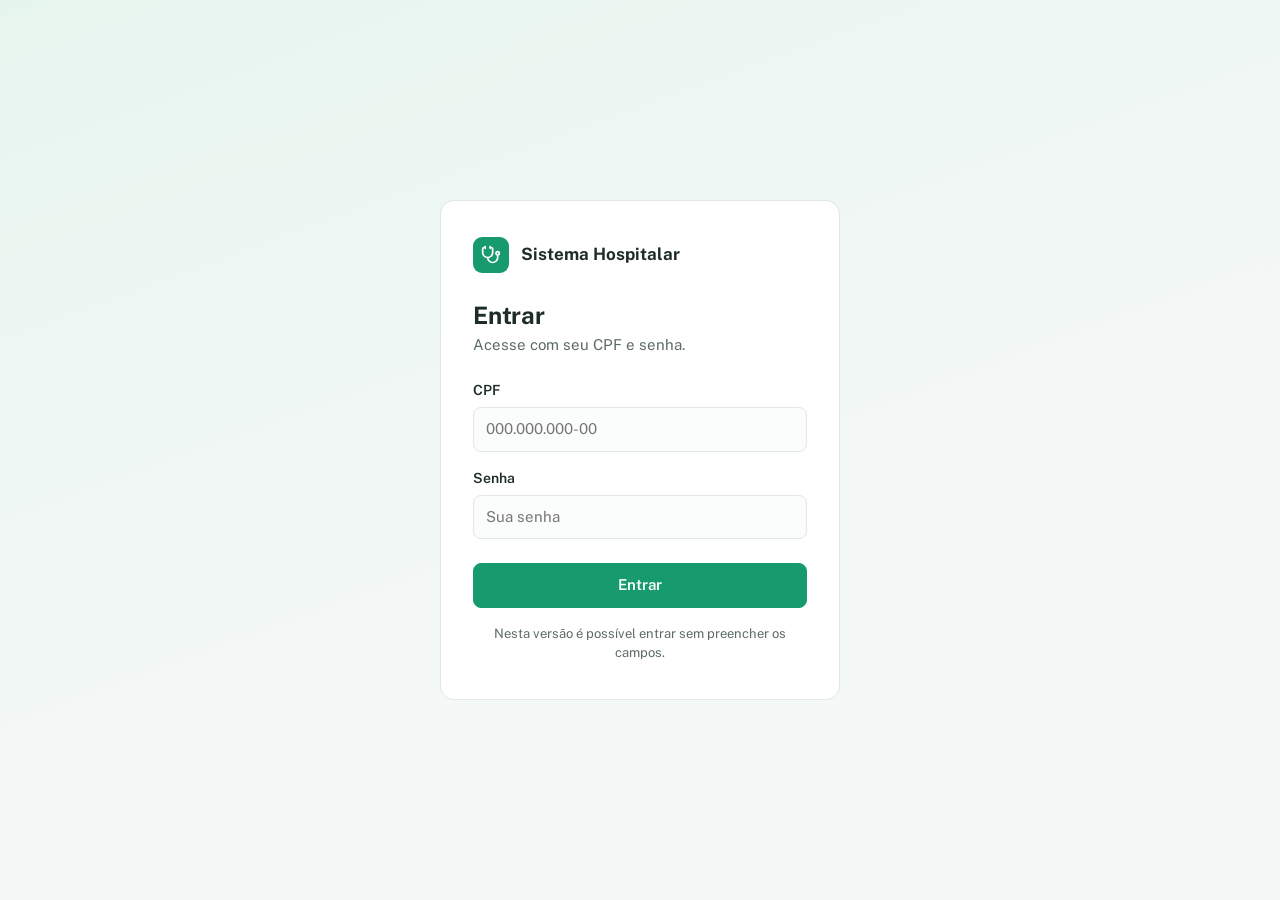
<file: src/index.html>
<!doctype html>
<html lang="pt-BR">
  <head>
    <meta charset="UTF-8" />
    <meta name="viewport" content="width=device-width, initial-scale=1" />
    <title>Entrar · Sistema Hospitalar</title>
    <link rel="stylesheet" href="css/style.css" />
    <link rel="stylesheet" href="css/login.css" />
  </head>
  <body class="pagina-login">
    <main class="login">
      <a class="marca" href="pages/painel/index.html"
        ><span class="marca-icone"
          ><img src="assets/icons/estetoscopio.svg" alt=""
        /></span>
        Sistema Hospitalar</a
      >
      <h1>Entrar</h1>
      <p class="subtitulo">Acesse com seu CPF e senha.</p>
      <form action="pages/painel/index.html">
        <div class="campo">
          <label for="usuario">CPF</label
          ><input id="usuario" type="text" placeholder="000.000.000-00" />
        </div>
        <div class="campo">
          <label for="senha">Senha</label
          ><input id="senha" type="password" placeholder="Sua senha" />
        </div>
        <button type="submit" class="botao">Entrar</button>
      </form>
      <p class="dica">
        Nesta versão é possível entrar sem preencher os campos.
      </p>
    </main>
  </body>
</html>
</file>
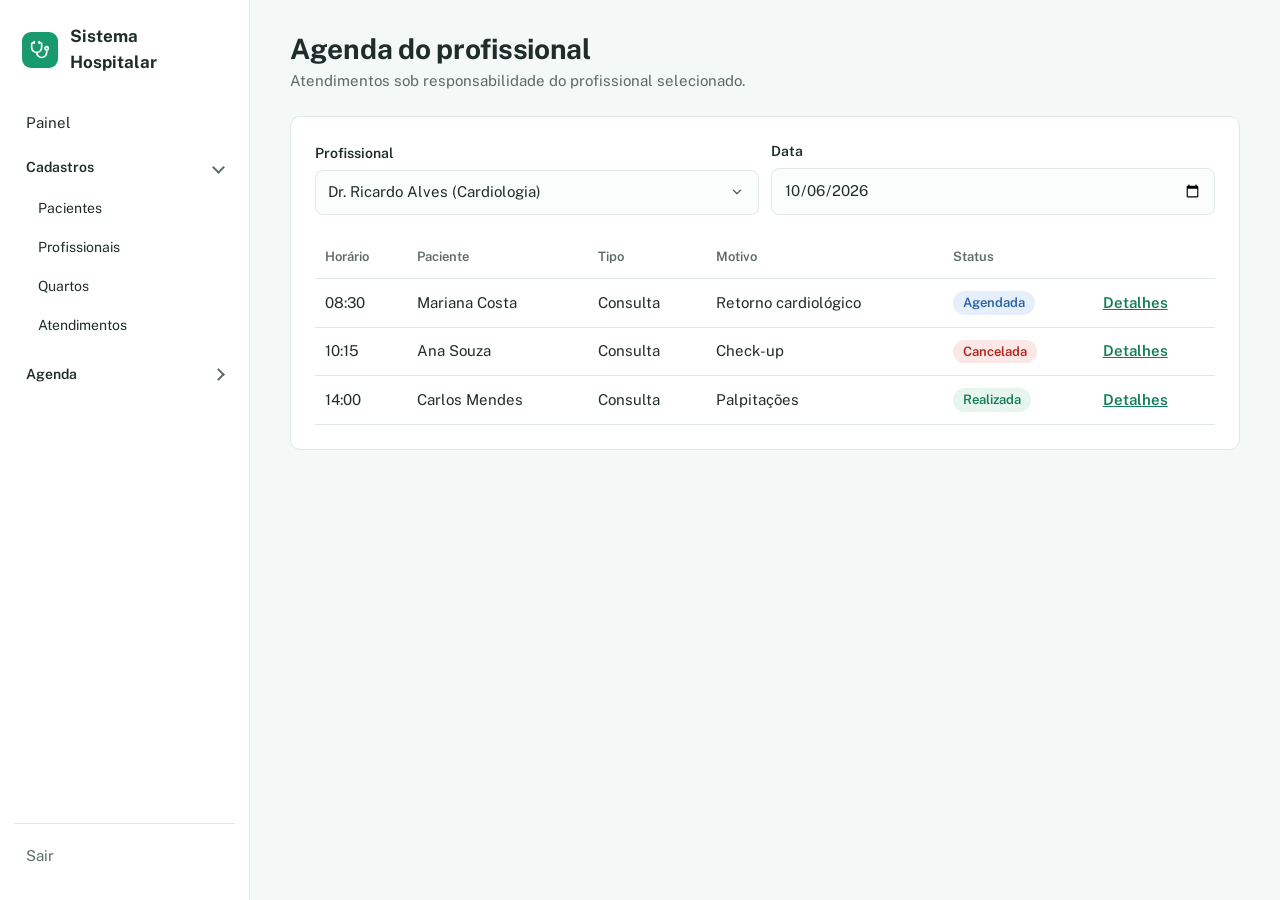
<file: src/pages/agenda/index.html>
<!doctype html>
<html lang="pt-BR">
  <head>
    <meta charset="UTF-8" />
    <meta name="viewport" content="width=device-width, initial-scale=1" />
    <title>Agenda do profissional · Sistema Hospitalar</title>
    <link rel="stylesheet" href="../../css/style.css" />
  </head>
  <body>
    <aside class="menu">
      <a class="marca" href="../painel/index.html"
        ><span class="marca-icone"
          ><img src="../../assets/icons/estetoscopio.svg" alt=""
        /></span>
        Sistema Hospitalar</a
      >
      <nav aria-label="Menu principal">
        <ul>
          <li><a href="../painel/index.html">Painel</a></li>
        </ul>
        <div class="grupo">
          <input
            class="grupo-toggle"
            type="checkbox"
            id="grupo-cadastros"
            checked
          />
          <label class="grupo-titulo" for="grupo-cadastros">Cadastros</label>
          <ul>
            <li><a href="../pacientes/index.html">Pacientes</a></li>
            <li><a href="../profissionais/index.html">Profissionais</a></li>
            <li><a href="../quartos/index.html">Quartos</a></li>
            <li><a href="../atendimentos/index.html">Atendimentos</a></li>
          </ul>
        </div>
        <div class="grupo">
          <input class="grupo-toggle" type="checkbox" id="grupo-agenda" />
          <label class="grupo-titulo" for="grupo-agenda">Agenda</label>
          <ul>
            <li>
              <a href="index.html" aria-current="page"
                >Agenda do profissional</a
              >
            </li>
          </ul>
        </div>
      </nav>
      <div class="sair"><a href="../../index.html">Sair</a></div>
    </aside>

    <main>
      <div class="cabecalho">
        <div>
          <h1>Agenda do profissional</h1>
          <p class="subtitulo">
            Atendimentos sob responsabilidade do profissional selecionado.
          </p>
        </div>
      </div>

      <section class="painel">
        <form class="filtro">
          <div class="campo">
            <label for="f-prof">Profissional</label>
            <select id="f-prof">
              <option>Dr. Ricardo Alves (Cardiologia)</option>
              <option>Dra. Fernanda Lima (Clínica geral)</option>
            </select>
          </div>
          <div class="campo">
            <label for="f-dia">Data</label
            ><input id="f-dia" type="date" value="2026-10-06" />
          </div>
        </form>
        <div class="tabela-rolagem">
          <table>
            <thead>
              <tr>
                <th>Horário</th>
                <th>Paciente</th>
                <th>Tipo</th>
                <th>Motivo</th>
                <th>Status</th>
                <th></th>
              </tr>
            </thead>
            <tbody>
              <tr>
                <td>08:30</td>
                <td>Mariana Costa</td>
                <td>Consulta</td>
                <td>Retorno cardiológico</td>
                <td><span class="status agendada">Agendada</span></td>
                <td>
                  <a href="../atendimentos/detalhes/detalhes.html">Detalhes</a>
                </td>
              </tr>
              <tr>
                <td>10:15</td>
                <td>Ana Souza</td>
                <td>Consulta</td>
                <td>Check-up</td>
                <td><span class="status cancelada">Cancelada</span></td>
                <td>
                  <a href="../atendimentos/detalhes/detalhes.html">Detalhes</a>
                </td>
              </tr>
              <tr>
                <td>14:00</td>
                <td>Carlos Mendes</td>
                <td>Consulta</td>
                <td>Palpitações</td>
                <td><span class="status realizada">Realizada</span></td>
                <td>
                  <a href="../atendimentos/detalhes/detalhes.html">Detalhes</a>
                </td>
              </tr>
            </tbody>
          </table>
        </div>
      </section>
    </main>
  </body>
</html>
</file>
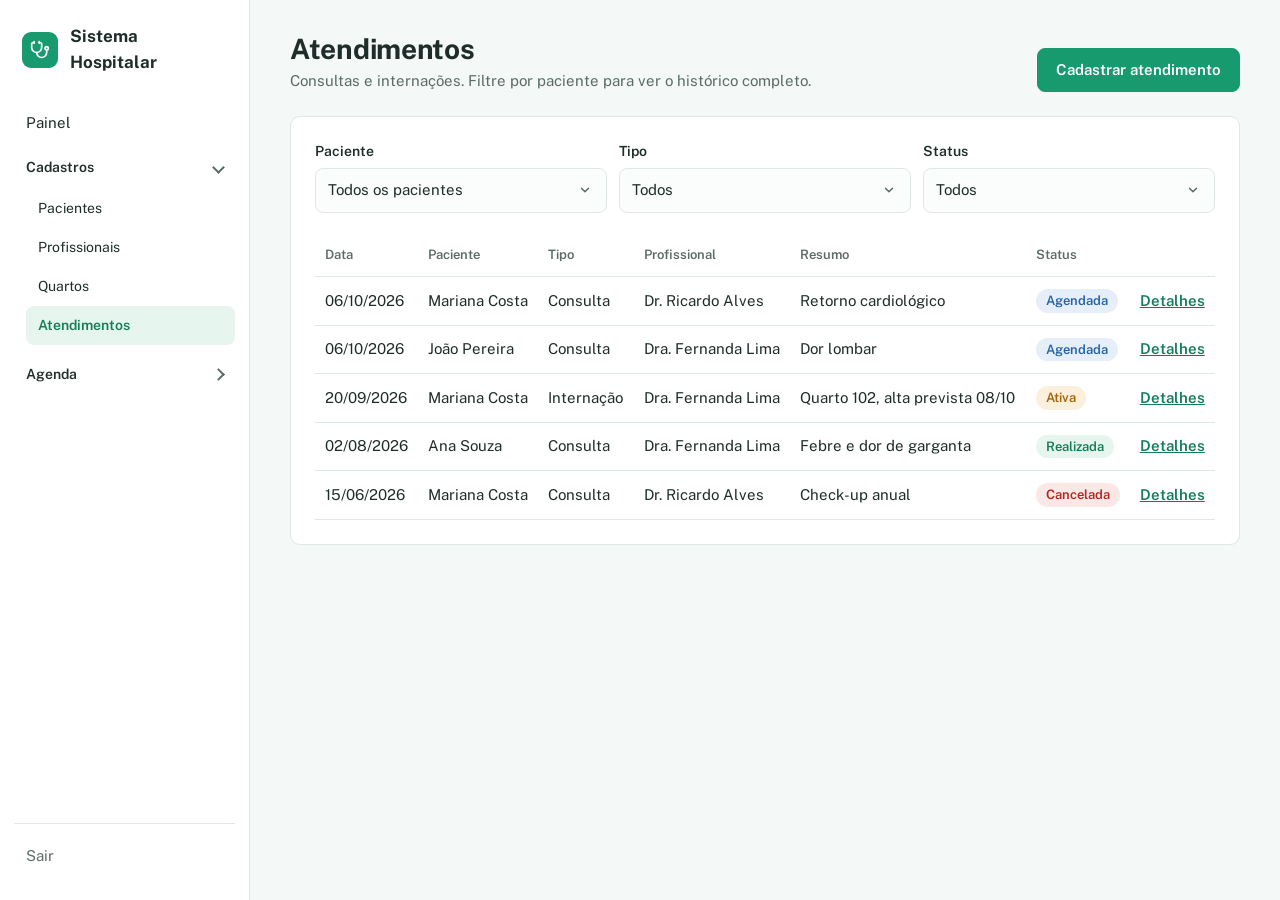
<file: src/pages/atendimentos/index.html>
<!doctype html>
<html lang="pt-BR">
  <head>
    <meta charset="UTF-8" />
    <meta name="viewport" content="width=device-width, initial-scale=1" />
    <title>Atendimentos · Sistema Hospitalar</title>
    <link rel="stylesheet" href="../../css/style.css" />
  </head>
  <body>
    <aside class="menu">
      <a class="marca" href="../painel/index.html"
        ><span class="marca-icone"
          ><img src="../../assets/icons/estetoscopio.svg" alt=""
        /></span>
        Sistema Hospitalar</a
      >
      <nav aria-label="Menu principal">
        <ul>
          <li><a href="../painel/index.html">Painel</a></li>
        </ul>
        <div class="grupo">
          <input
            class="grupo-toggle"
            type="checkbox"
            id="grupo-cadastros"
            checked
          />
          <label class="grupo-titulo" for="grupo-cadastros">Cadastros</label>
          <ul>
            <li><a href="../pacientes/index.html">Pacientes</a></li>
            <li><a href="../profissionais/index.html">Profissionais</a></li>
            <li><a href="../quartos/index.html">Quartos</a></li>
            <li><a href="index.html" aria-current="page">Atendimentos</a></li>
          </ul>
        </div>
        <div class="grupo">
          <input class="grupo-toggle" type="checkbox" id="grupo-agenda" />
          <label class="grupo-titulo" for="grupo-agenda">Agenda</label>
          <ul>
            <li><a href="../agenda/index.html">Agenda do profissional</a></li>
          </ul>
        </div>
      </nav>
      <div class="sair"><a href="../../index.html">Sair</a></div>
    </aside>

    <main>
      <div class="cabecalho">
        <div>
          <h1>Atendimentos</h1>
          <p class="subtitulo">
            Consultas e internações. Filtre por paciente para ver o histórico
            completo.
          </p>
        </div>
        <a class="botao" href="cadastro/cadastro.html">Cadastrar atendimento</a>
      </div>

      <section class="painel">
        <form class="filtro">
          <div class="campo">
            <label for="f-pac">Paciente</label>
            <select id="f-pac">
              <option>Todos os pacientes</option>
              <option>Mariana Costa</option>
              <option>João Pereira</option>
              <option>Ana Souza</option>
            </select>
          </div>
          <div class="campo">
            <label for="f-tipo">Tipo</label>
            <select id="f-tipo">
              <option>Todos</option>
              <option>Consultas</option>
              <option>Internações</option>
            </select>
          </div>
          <div class="campo">
            <label for="f-status">Status</label>
            <select id="f-status">
              <option>Todos</option>
              <option>Agendada</option>
              <option>Realizada</option>
              <option>Cancelada</option>
              <option>Internação ativa</option>
            </select>
          </div>
        </form>
        <div class="tabela-rolagem">
          <table>
            <thead>
              <tr>
                <th>Data</th>
                <th>Paciente</th>
                <th>Tipo</th>
                <th>Profissional</th>
                <th>Resumo</th>
                <th>Status</th>
                <th></th>
              </tr>
            </thead>
            <tbody>
              <tr>
                <td>06/10/2026</td>
                <td>Mariana Costa</td>
                <td>Consulta</td>
                <td>Dr. Ricardo Alves</td>
                <td>Retorno cardiológico</td>
                <td><span class="status agendada">Agendada</span></td>
                <td><a href="detalhes/detalhes.html">Detalhes</a></td>
              </tr>
              <tr>
                <td>06/10/2026</td>
                <td>João Pereira</td>
                <td>Consulta</td>
                <td>Dra. Fernanda Lima</td>
                <td>Dor lombar</td>
                <td><span class="status agendada">Agendada</span></td>
                <td><a href="detalhes/detalhes.html">Detalhes</a></td>
              </tr>
              <tr>
                <td>20/09/2026</td>
                <td>Mariana Costa</td>
                <td>Internação</td>
                <td>Dra. Fernanda Lima</td>
                <td>Quarto 102, alta prevista 08/10</td>
                <td><span class="status ativa">Ativa</span></td>
                <td><a href="detalhes/detalhes.html">Detalhes</a></td>
              </tr>
              <tr>
                <td>02/08/2026</td>
                <td>Ana Souza</td>
                <td>Consulta</td>
                <td>Dra. Fernanda Lima</td>
                <td>Febre e dor de garganta</td>
                <td><span class="status realizada">Realizada</span></td>
                <td><a href="detalhes/detalhes.html">Detalhes</a></td>
              </tr>
              <tr>
                <td>15/06/2026</td>
                <td>Mariana Costa</td>
                <td>Consulta</td>
                <td>Dr. Ricardo Alves</td>
                <td>Check-up anual</td>
                <td><span class="status cancelada">Cancelada</span></td>
                <td><a href="detalhes/detalhes.html">Detalhes</a></td>
              </tr>
            </tbody>
          </table>
        </div>
      </section>
    </main>
  </body>
</html>
</file>
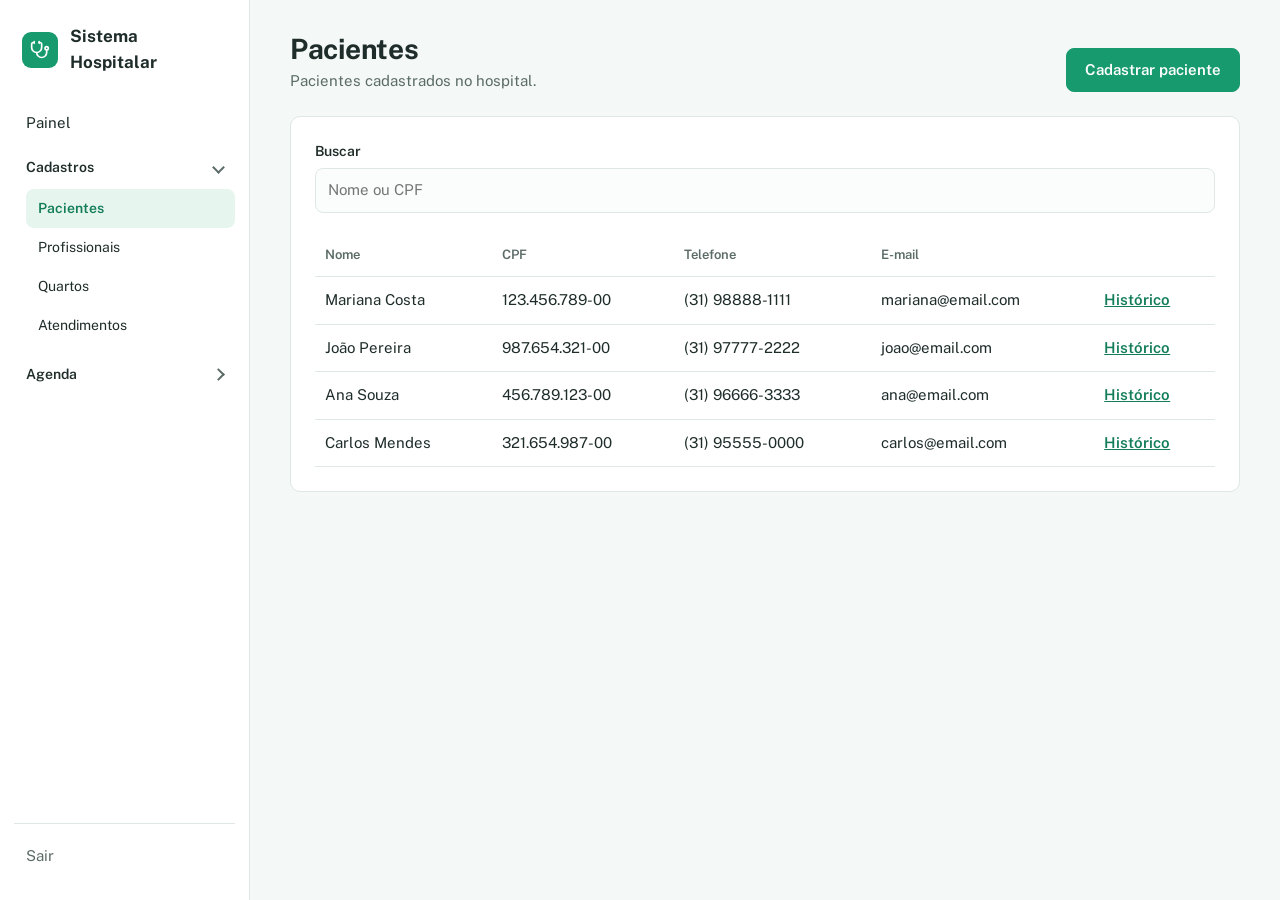
<file: src/pages/pacientes/index.html>
<!doctype html>
<html lang="pt-BR">
  <head>
    <meta charset="UTF-8" />
    <meta name="viewport" content="width=device-width, initial-scale=1" />
    <title>Pacientes · Sistema Hospitalar</title>
    <link rel="stylesheet" href="../../css/style.css" />
  </head>
  <body>
    <aside class="menu">
      <a class="marca" href="../painel/index.html"
        ><span class="marca-icone"
          ><img src="../../assets/icons/estetoscopio.svg" alt=""
        /></span>
        Sistema Hospitalar</a
      >
      <nav aria-label="Menu principal">
        <ul>
          <li><a href="../painel/index.html">Painel</a></li>
        </ul>
        <div class="grupo">
          <input
            class="grupo-toggle"
            type="checkbox"
            id="grupo-cadastros"
            checked
          />
          <label class="grupo-titulo" for="grupo-cadastros">Cadastros</label>
          <ul>
            <li><a href="index.html" aria-current="page">Pacientes</a></li>
            <li><a href="../profissionais/index.html">Profissionais</a></li>
            <li><a href="../quartos/index.html">Quartos</a></li>
            <li><a href="../atendimentos/index.html">Atendimentos</a></li>
          </ul>
        </div>
        <div class="grupo">
          <input class="grupo-toggle" type="checkbox" id="grupo-agenda" />
          <label class="grupo-titulo" for="grupo-agenda">Agenda</label>
          <ul>
            <li><a href="../agenda/index.html">Agenda do profissional</a></li>
          </ul>
        </div>
      </nav>
      <div class="sair"><a href="../../index.html">Sair</a></div>
    </aside>

    <main>
      <div class="cabecalho">
        <div>
          <h1>Pacientes</h1>
          <p class="subtitulo">Pacientes cadastrados no hospital.</p>
        </div>
        <a class="botao" href="cadastro.html">Cadastrar paciente</a>
      </div>

      <section class="painel">
        <form class="filtro">
          <div class="campo">
            <label for="busca">Buscar</label
            ><input id="busca" type="search" placeholder="Nome ou CPF" />
          </div>
        </form>
        <div class="tabela-rolagem">
          <table>
            <thead>
              <tr>
                <th>Nome</th>
                <th>CPF</th>
                <th>Telefone</th>
                <th>E-mail</th>
                <th></th>
              </tr>
            </thead>
            <tbody>
              <tr>
                <td>Mariana Costa</td>
                <td>123.456.789-00</td>
                <td>(31) 98888-1111</td>
                <td>mariana@email.com</td>
                <td><a href="../atendimentos/index.html">Histórico</a></td>
              </tr>
              <tr>
                <td>João Pereira</td>
                <td>987.654.321-00</td>
                <td>(31) 97777-2222</td>
                <td>joao@email.com</td>
                <td><a href="../atendimentos/index.html">Histórico</a></td>
              </tr>
              <tr>
                <td>Ana Souza</td>
                <td>456.789.123-00</td>
                <td>(31) 96666-3333</td>
                <td>ana@email.com</td>
                <td><a href="../atendimentos/index.html">Histórico</a></td>
              </tr>
              <tr>
                <td>Carlos Mendes</td>
                <td>321.654.987-00</td>
                <td>(31) 95555-0000</td>
                <td>carlos@email.com</td>
                <td><a href="../atendimentos/index.html">Histórico</a></td>
              </tr>
            </tbody>
          </table>
        </div>
      </section>
    </main>
  </body>
</html>
</file>
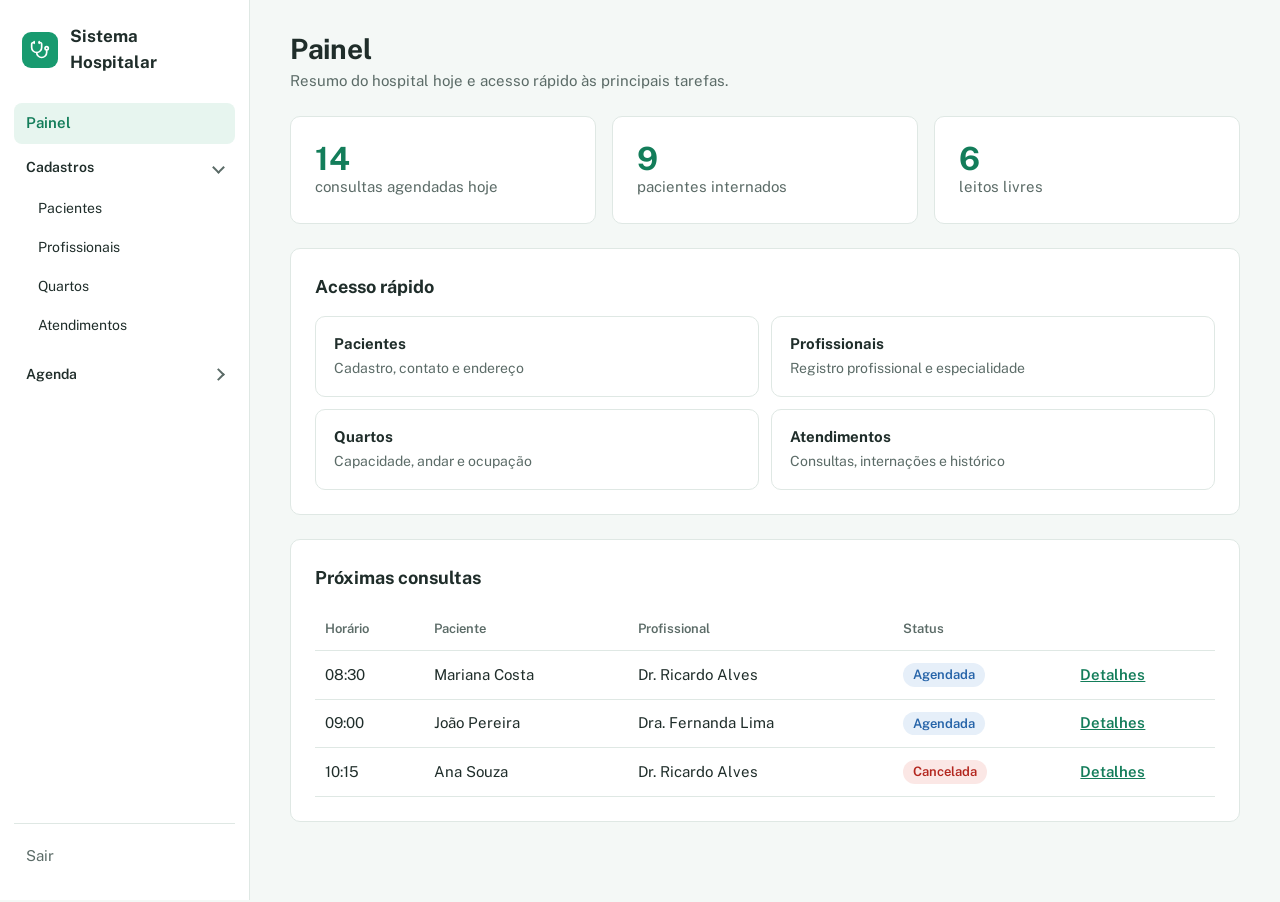
<file: src/pages/painel/index.html>
<!doctype html>
<html lang="pt-BR">
  <head>
    <meta charset="UTF-8" />
    <meta name="viewport" content="width=device-width, initial-scale=1" />
    <title>Painel · Sistema Hospitalar</title>
    <link rel="stylesheet" href="../../css/style.css" />
    <link rel="stylesheet" href="painel.css" />
  </head>
  <body>
    <aside class="menu">
      <a class="marca" href="index.html"
        ><span class="marca-icone"
          ><img src="../../assets/icons/estetoscopio.svg" alt=""
        /></span>
        Sistema Hospitalar</a
      >
      <nav aria-label="Menu principal">
        <ul>
          <li><a href="index.html" aria-current="page">Painel</a></li>
        </ul>
        <div class="grupo">
          <input
            class="grupo-toggle"
            type="checkbox"
            id="grupo-cadastros"
            checked
          />
          <label class="grupo-titulo" for="grupo-cadastros">Cadastros</label>
          <ul>
            <li><a href="../pacientes/index.html">Pacientes</a></li>
            <li><a href="../profissionais/index.html">Profissionais</a></li>
            <li><a href="../quartos/index.html">Quartos</a></li>
            <li><a href="../atendimentos/index.html">Atendimentos</a></li>
          </ul>
        </div>
        <div class="grupo">
          <input class="grupo-toggle" type="checkbox" id="grupo-agenda" />
          <label class="grupo-titulo" for="grupo-agenda">Agenda</label>
          <ul>
            <li><a href="../agenda/index.html">Agenda do profissional</a></li>
          </ul>
        </div>
      </nav>
      <div class="sair"><a href="../../index.html">Sair</a></div>
    </aside>

    <main>
      <div class="cabecalho">
        <div>
          <h1>Painel</h1>
          <p class="subtitulo">
            Resumo do hospital hoje e acesso rápido às principais tarefas.
          </p>
        </div>
      </div>

      <section class="resumo" aria-label="Resumo do dia">
        <div class="painel">
          <strong>14</strong><span>consultas agendadas hoje</span>
        </div>
        <div class="painel">
          <strong>9</strong><span>pacientes internados</span>
        </div>
        <div class="painel"><strong>6</strong><span>leitos livres</span></div>
      </section>

      <section class="painel">
        <h2>Acesso rápido</h2>
        <div class="atalhos">
          <a class="atalho" href="../pacientes/index.html"
            ><b>Pacientes</b><small>Cadastro, contato e endereço</small></a
          >
          <a class="atalho" href="../profissionais/index.html"
            ><b>Profissionais</b
            ><small>Registro profissional e especialidade</small></a
          >
          <a class="atalho" href="../quartos/index.html"
            ><b>Quartos</b><small>Capacidade, andar e ocupação</small></a
          >
          <a class="atalho" href="../atendimentos/index.html"
            ><b>Atendimentos</b
            ><small>Consultas, internações e histórico</small></a
          >
        </div>
      </section>

      <section class="painel">
        <h2>Próximas consultas</h2>
        <div class="tabela-rolagem">
          <table>
            <thead>
              <tr>
                <th>Horário</th>
                <th>Paciente</th>
                <th>Profissional</th>
                <th>Status</th>
                <th></th>
              </tr>
            </thead>
            <tbody>
              <tr>
                <td>08:30</td>
                <td>Mariana Costa</td>
                <td>Dr. Ricardo Alves</td>
                <td><span class="status agendada">Agendada</span></td>
                <td><a href="../atendimentos/detalhes/detalhes.html">Detalhes</a></td>
              </tr>
              <tr>
                <td>09:00</td>
                <td>João Pereira</td>
                <td>Dra. Fernanda Lima</td>
                <td><span class="status agendada">Agendada</span></td>
                <td><a href="../atendimentos/detalhes/detalhes.html">Detalhes</a></td>
              </tr>
              <tr>
                <td>10:15</td>
                <td>Ana Souza</td>
                <td>Dr. Ricardo Alves</td>
                <td><span class="status cancelada">Cancelada</span></td>
                <td><a href="../atendimentos/detalhes/detalhes.html">Detalhes</a></td>
              </tr>
            </tbody>
          </table>
        </div>
      </section>
    </main>
  </body>
</html>
</file>
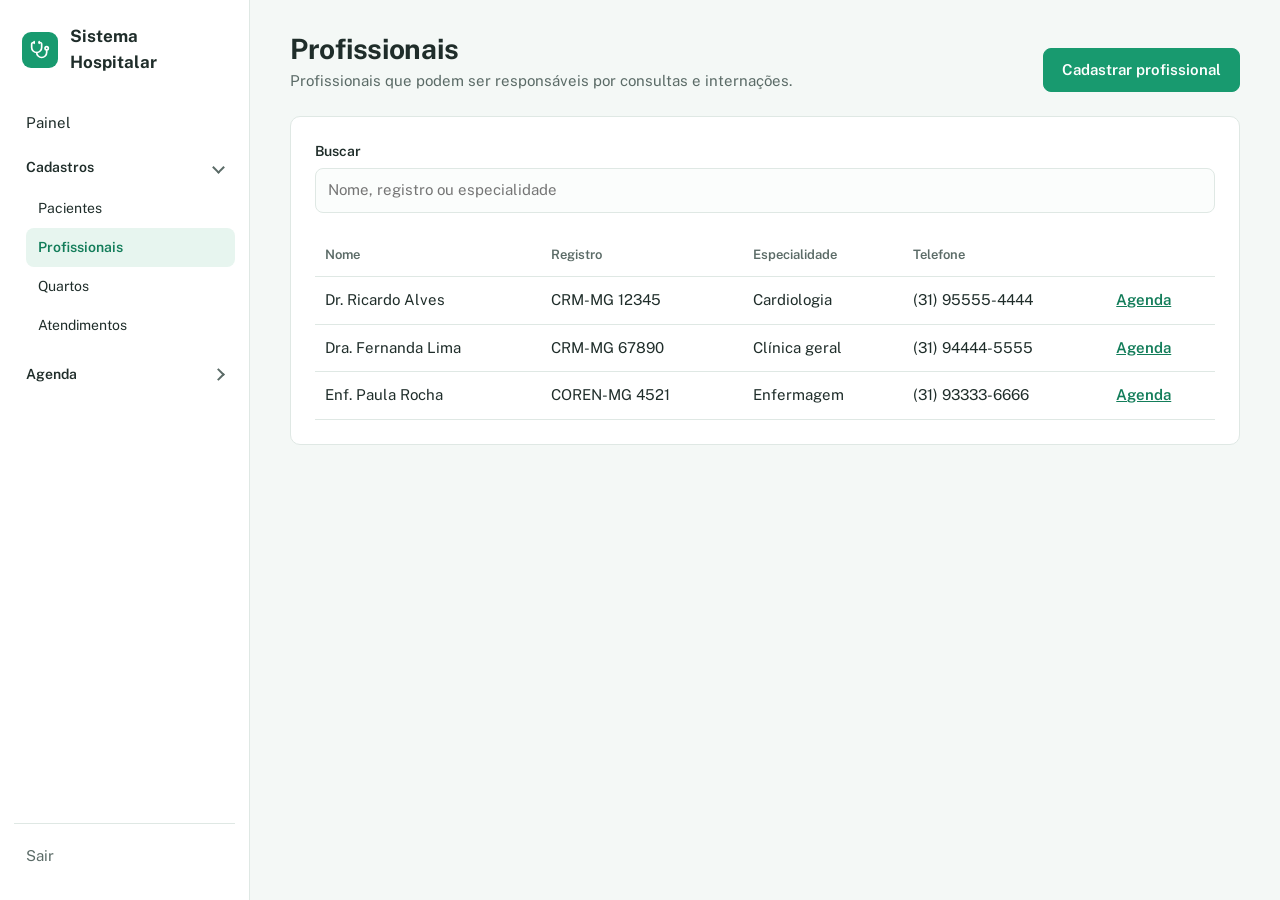
<file: src/pages/profissionais/index.html>
<!doctype html>
<html lang="pt-BR">
  <head>
    <meta charset="UTF-8" />
    <meta name="viewport" content="width=device-width, initial-scale=1" />
    <title>Profissionais · Sistema Hospitalar</title>
    <link rel="stylesheet" href="../../css/style.css" />
  </head>
  <body>
    <aside class="menu">
      <a class="marca" href="../painel/index.html"
        ><span class="marca-icone"
          ><img src="../../assets/icons/estetoscopio.svg" alt=""
        /></span>
        Sistema Hospitalar</a
      >
      <nav aria-label="Menu principal">
        <ul>
          <li><a href="../painel/index.html">Painel</a></li>
        </ul>
        <div class="grupo">
          <input
            class="grupo-toggle"
            type="checkbox"
            id="grupo-cadastros"
            checked
          />
          <label class="grupo-titulo" for="grupo-cadastros">Cadastros</label>
          <ul>
            <li><a href="../pacientes/index.html">Pacientes</a></li>
            <li><a href="index.html" aria-current="page">Profissionais</a></li>
            <li><a href="../quartos/index.html">Quartos</a></li>
            <li><a href="../atendimentos/index.html">Atendimentos</a></li>
          </ul>
        </div>
        <div class="grupo">
          <input class="grupo-toggle" type="checkbox" id="grupo-agenda" />
          <label class="grupo-titulo" for="grupo-agenda">Agenda</label>
          <ul>
            <li><a href="../agenda/index.html">Agenda do profissional</a></li>
          </ul>
        </div>
      </nav>
      <div class="sair"><a href="../../index.html">Sair</a></div>
    </aside>

    <main>
      <div class="cabecalho">
        <div>
          <h1>Profissionais</h1>
          <p class="subtitulo">
            Profissionais que podem ser responsáveis por consultas e
            internações.
          </p>
        </div>
        <a class="botao" href="cadastro.html">Cadastrar profissional</a>
      </div>

      <section class="painel">
        <form class="filtro">
          <div class="campo">
            <label for="busca">Buscar</label
            ><input
              id="busca"
              type="search"
              placeholder="Nome, registro ou especialidade"
            />
          </div>
        </form>
        <div class="tabela-rolagem">
          <table>
            <thead>
              <tr>
                <th>Nome</th>
                <th>Registro</th>
                <th>Especialidade</th>
                <th>Telefone</th>
                <th></th>
              </tr>
            </thead>
            <tbody>
              <tr>
                <td>Dr. Ricardo Alves</td>
                <td>CRM-MG 12345</td>
                <td>Cardiologia</td>
                <td>(31) 95555-4444</td>
                <td><a href="../agenda/index.html">Agenda</a></td>
              </tr>
              <tr>
                <td>Dra. Fernanda Lima</td>
                <td>CRM-MG 67890</td>
                <td>Clínica geral</td>
                <td>(31) 94444-5555</td>
                <td><a href="../agenda/index.html">Agenda</a></td>
              </tr>
              <tr>
                <td>Enf. Paula Rocha</td>
                <td>COREN-MG 4521</td>
                <td>Enfermagem</td>
                <td>(31) 93333-6666</td>
                <td><a href="../agenda/index.html">Agenda</a></td>
              </tr>
            </tbody>
          </table>
        </div>
      </section>
    </main>
  </body>
</html>
</file>
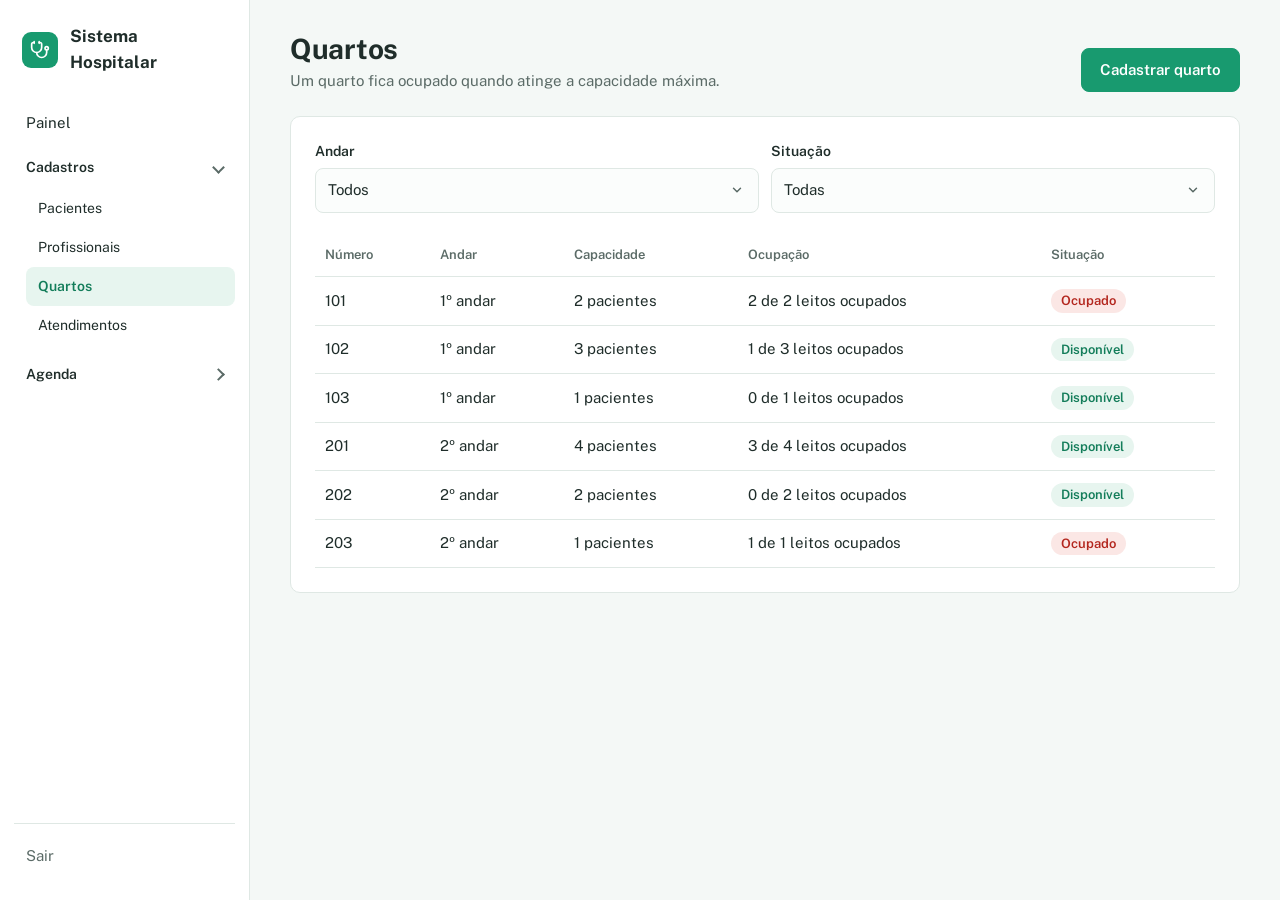
<file: src/pages/quartos/index.html>
<!doctype html>
<html lang="pt-BR">
  <head>
    <meta charset="UTF-8" />
    <meta name="viewport" content="width=device-width, initial-scale=1" />
    <title>Quartos · Sistema Hospitalar</title>
    <link rel="stylesheet" href="../../css/style.css" />
  </head>
  <body>
    <aside class="menu">
      <a class="marca" href="../painel/index.html"
        ><span class="marca-icone"
          ><img src="../../assets/icons/estetoscopio.svg" alt=""
        /></span>
        Sistema Hospitalar</a
      >
      <nav aria-label="Menu principal">
        <ul>
          <li><a href="../painel/index.html">Painel</a></li>
        </ul>
        <div class="grupo">
          <input
            class="grupo-toggle"
            type="checkbox"
            id="grupo-cadastros"
            checked
          />
          <label class="grupo-titulo" for="grupo-cadastros">Cadastros</label>
          <ul>
            <li><a href="../pacientes/index.html">Pacientes</a></li>
            <li><a href="../profissionais/index.html">Profissionais</a></li>
            <li><a href="index.html" aria-current="page">Quartos</a></li>
            <li><a href="../atendimentos/index.html">Atendimentos</a></li>
          </ul>
        </div>
        <div class="grupo">
          <input class="grupo-toggle" type="checkbox" id="grupo-agenda" />
          <label class="grupo-titulo" for="grupo-agenda">Agenda</label>
          <ul>
            <li><a href="../agenda/index.html">Agenda do profissional</a></li>
          </ul>
        </div>
      </nav>
      <div class="sair"><a href="../../index.html">Sair</a></div>
    </aside>

    <main>
      <div class="cabecalho">
        <div>
          <h1>Quartos</h1>
          <p class="subtitulo">
            Um quarto fica ocupado quando atinge a capacidade máxima.
          </p>
        </div>
        <a class="botao" href="cadastro.html">Cadastrar quarto</a>
      </div>

      <section class="painel">
        <form class="filtro">
          <div class="campo">
            <label for="f-andar">Andar</label
            ><select id="f-andar">
              <option>Todos</option>
              <option>1º andar</option>
              <option>2º andar</option>
            </select>
          </div>
          <div class="campo">
            <label for="f-sit">Situação</label
            ><select id="f-sit">
              <option>Todas</option>
              <option>Disponível</option>
              <option>Ocupado</option>
            </select>
          </div>
        </form>
        <div class="tabela-rolagem">
          <table>
            <thead>
              <tr>
                <th>Número</th>
                <th>Andar</th>
                <th>Capacidade</th>
                <th>Ocupação</th>
                <th>Situação</th>
              </tr>
            </thead>
            <tbody>
              <tr>
                <td>101</td>
                <td>1º andar</td>
                <td>2 pacientes</td>
                <td>2 de 2 leitos ocupados</td>
                <td><span class="status ocupado">Ocupado</span></td>
              </tr>
              <tr>
                <td>102</td>
                <td>1º andar</td>
                <td>3 pacientes</td>
                <td>1 de 3 leitos ocupados</td>
                <td><span class="status disponivel">Disponível</span></td>
              </tr>
              <tr>
                <td>103</td>
                <td>1º andar</td>
                <td>1 pacientes</td>
                <td>0 de 1 leitos ocupados</td>
                <td><span class="status disponivel">Disponível</span></td>
              </tr>
              <tr>
                <td>201</td>
                <td>2º andar</td>
                <td>4 pacientes</td>
                <td>3 de 4 leitos ocupados</td>
                <td><span class="status disponivel">Disponível</span></td>
              </tr>
              <tr>
                <td>202</td>
                <td>2º andar</td>
                <td>2 pacientes</td>
                <td>0 de 2 leitos ocupados</td>
                <td><span class="status disponivel">Disponível</span></td>
              </tr>
              <tr>
                <td>203</td>
                <td>2º andar</td>
                <td>1 pacientes</td>
                <td>1 de 1 leitos ocupados</td>
                <td><span class="status ocupado">Ocupado</span></td>
              </tr>
            </tbody>
          </table>
        </div>
      </section>
    </main>
  </body>
</html>
</file>
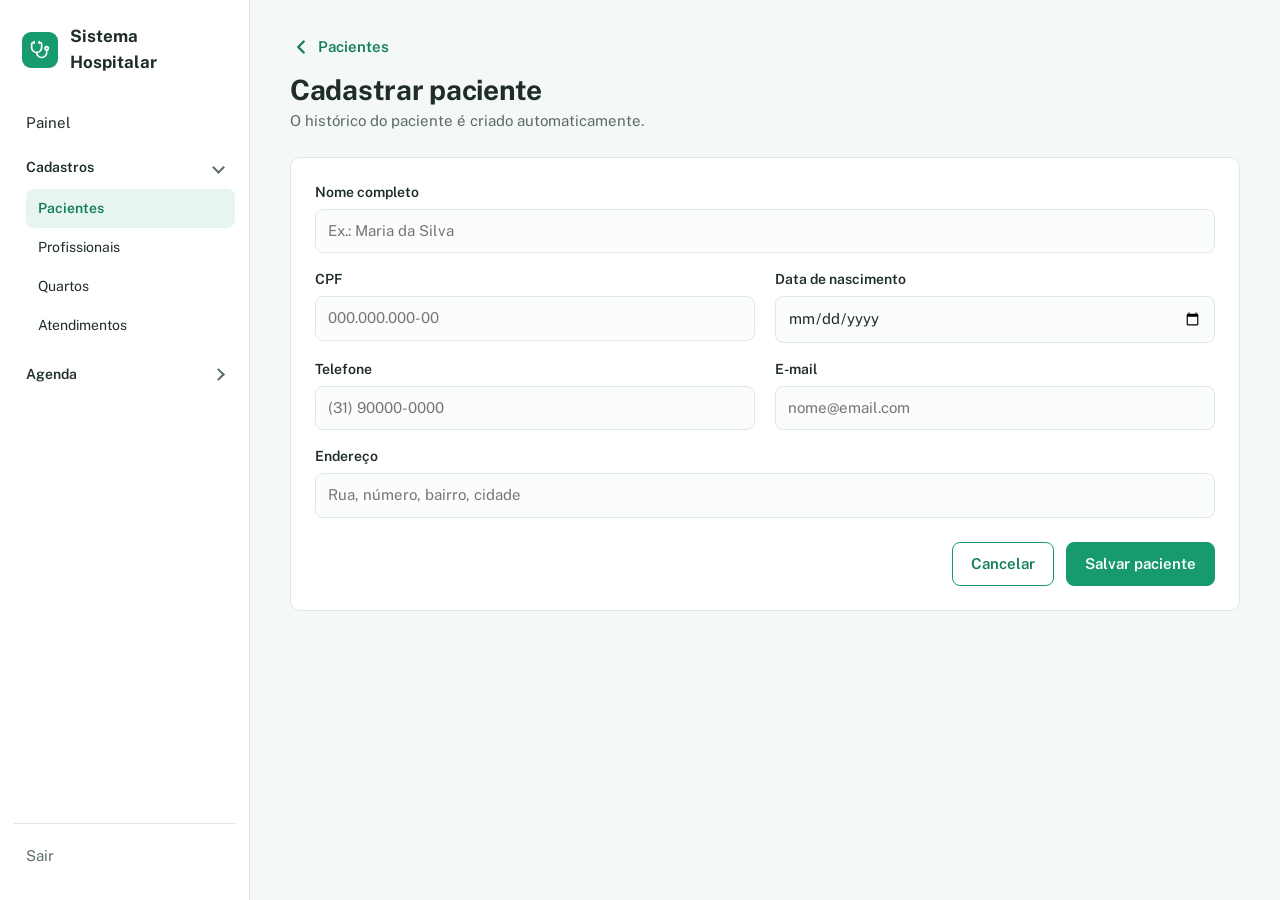
<file: src/pages/pacientes/cadastro.html>
<!doctype html>
<html lang="pt-BR">
  <head>
    <meta charset="UTF-8" />
    <meta name="viewport" content="width=device-width, initial-scale=1" />
    <title>Cadastrar paciente · Sistema Hospitalar</title>
    <link rel="stylesheet" href="../../css/style.css" />
  </head>
  <body>
    <aside class="menu">
      <a class="marca" href="../painel/index.html"
        ><span class="marca-icone"
          ><img src="../../assets/icons/estetoscopio.svg" alt=""
        /></span>
        Sistema Hospitalar</a
      >
      <nav aria-label="Menu principal">
        <ul>
          <li><a href="../painel/index.html">Painel</a></li>
        </ul>
        <div class="grupo">
          <input
            class="grupo-toggle"
            type="checkbox"
            id="grupo-cadastros"
            checked
          />
          <label class="grupo-titulo" for="grupo-cadastros">Cadastros</label>
          <ul>
            <li><a href="index.html" aria-current="page">Pacientes</a></li>
            <li><a href="../profissionais/index.html">Profissionais</a></li>
            <li><a href="../quartos/index.html">Quartos</a></li>
            <li><a href="../atendimentos/index.html">Atendimentos</a></li>
          </ul>
        </div>
        <div class="grupo">
          <input class="grupo-toggle" type="checkbox" id="grupo-agenda" />
          <label class="grupo-titulo" for="grupo-agenda">Agenda</label>
          <ul>
            <li><a href="../agenda/index.html">Agenda do profissional</a></li>
          </ul>
        </div>
      </nav>
      <div class="sair"><a href="../../index.html">Sair</a></div>
    </aside>

    <main>
      <div class="cabecalho">
        <div>
          <a class="voltar" href="index.html"
            ><img src="../../assets/icons/seta-voltar.svg" alt="" />
            Pacientes</a
          >
          <h1>Cadastrar paciente</h1>
          <p class="subtitulo">
            O histórico do paciente é criado automaticamente.
          </p>
        </div>
      </div>

      <form class="painel">
        <div class="campos">
          <div class="campo inteiro">
            <label for="nome">Nome completo</label
            ><input id="nome" type="text" placeholder="Ex.: Maria da Silva" />
          </div>
          <div class="campo">
            <label for="cpf">CPF</label
            ><input id="cpf" type="text" placeholder="000.000.000-00" />
          </div>
          <div class="campo">
            <label for="nasc">Data de nascimento</label
            ><input id="nasc" type="date" />
          </div>
          <div class="campo">
            <label for="tel">Telefone</label
            ><input id="tel" type="tel" placeholder="(31) 90000-0000" />
          </div>
          <div class="campo">
            <label for="email">E-mail</label
            ><input id="email" type="email" placeholder="nome@email.com" />
          </div>
          <div class="campo inteiro">
            <label for="endereco">Endereço</label
            ><input
              id="endereco"
              type="text"
              placeholder="Rua, número, bairro, cidade"
            />
          </div>
        </div>
        <div class="acoes">
          <a href="index.html" class="botao secundario">Cancelar</a>
          <button type="button" class="botao">Salvar paciente</button>
        </div>
      </form>
    </main>
  </body>
</html>
</file>
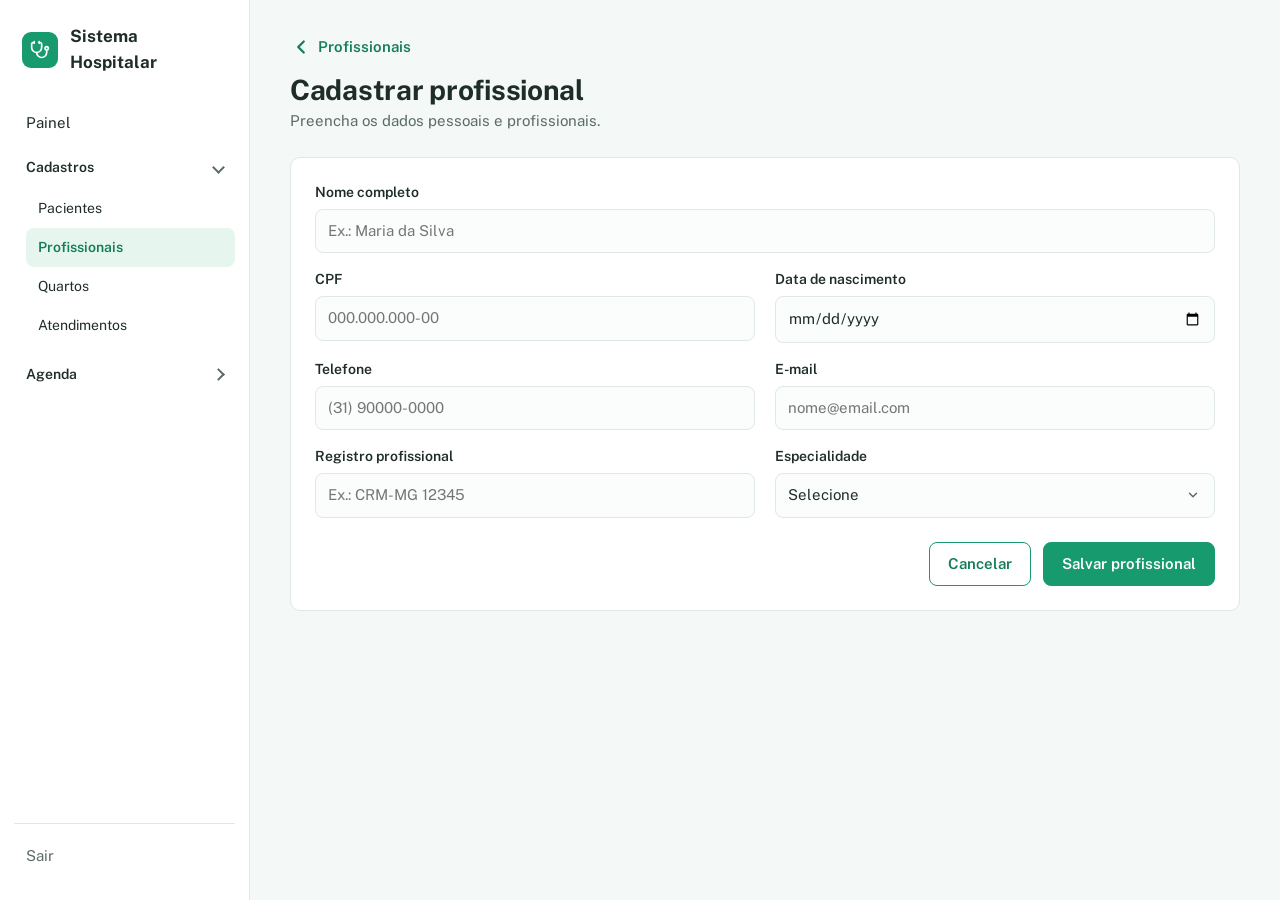
<file: src/pages/profissionais/cadastro.html>
<!doctype html>
<html lang="pt-BR">
  <head>
    <meta charset="UTF-8" />
    <meta name="viewport" content="width=device-width, initial-scale=1" />
    <title>Cadastrar profissional · Sistema Hospitalar</title>
    <link rel="stylesheet" href="../../css/style.css" />
  </head>
  <body>
    <aside class="menu">
      <a class="marca" href="../painel/index.html"
        ><span class="marca-icone"
          ><img src="../../assets/icons/estetoscopio.svg" alt=""
        /></span>
        Sistema Hospitalar</a
      >
      <nav aria-label="Menu principal">
        <ul>
          <li><a href="../painel/index.html">Painel</a></li>
        </ul>
        <div class="grupo">
          <input
            class="grupo-toggle"
            type="checkbox"
            id="grupo-cadastros"
            checked
          />
          <label class="grupo-titulo" for="grupo-cadastros">Cadastros</label>
          <ul>
            <li><a href="../pacientes/index.html">Pacientes</a></li>
            <li><a href="index.html" aria-current="page">Profissionais</a></li>
            <li><a href="../quartos/index.html">Quartos</a></li>
            <li><a href="../atendimentos/index.html">Atendimentos</a></li>
          </ul>
        </div>
        <div class="grupo">
          <input class="grupo-toggle" type="checkbox" id="grupo-agenda" />
          <label class="grupo-titulo" for="grupo-agenda">Agenda</label>
          <ul>
            <li><a href="../agenda/index.html">Agenda do profissional</a></li>
          </ul>
        </div>
      </nav>
      <div class="sair"><a href="../../index.html">Sair</a></div>
    </aside>

    <main>
      <div class="cabecalho">
        <div>
          <a class="voltar" href="index.html"
            ><img src="../../assets/icons/seta-voltar.svg" alt="" />
            Profissionais</a
          >
          <h1>Cadastrar profissional</h1>
          <p class="subtitulo">Preencha os dados pessoais e profissionais.</p>
        </div>
      </div>

      <form class="painel">
        <div class="campos">
          <div class="campo inteiro">
            <label for="nome">Nome completo</label
            ><input id="nome" type="text" placeholder="Ex.: Maria da Silva" />
          </div>
          <div class="campo">
            <label for="cpf">CPF</label
            ><input id="cpf" type="text" placeholder="000.000.000-00" />
          </div>
          <div class="campo">
            <label for="nasc">Data de nascimento</label
            ><input id="nasc" type="date" />
          </div>
          <div class="campo">
            <label for="tel">Telefone</label
            ><input id="tel" type="tel" placeholder="(31) 90000-0000" />
          </div>
          <div class="campo">
            <label for="email">E-mail</label
            ><input id="email" type="email" placeholder="nome@email.com" />
          </div>
          <div class="campo">
            <label for="reg">Registro profissional</label
            ><input id="reg" type="text" placeholder="Ex.: CRM-MG 12345" />
          </div>
          <div class="campo">
            <label for="esp">Especialidade</label>
            <select id="esp">
              <option value="">Selecione</option>
              <option>Clínica geral</option>
              <option>Cardiologia</option>
              <option>Pediatria</option>
              <option>Ortopedia</option>
              <option>Enfermagem</option>
            </select>
          </div>
        </div>
        <div class="acoes">
          <a href="index.html" class="botao secundario">Cancelar</a>
          <button type="button" class="botao">Salvar profissional</button>
        </div>
      </form>
    </main>
  </body>
</html>
</file>
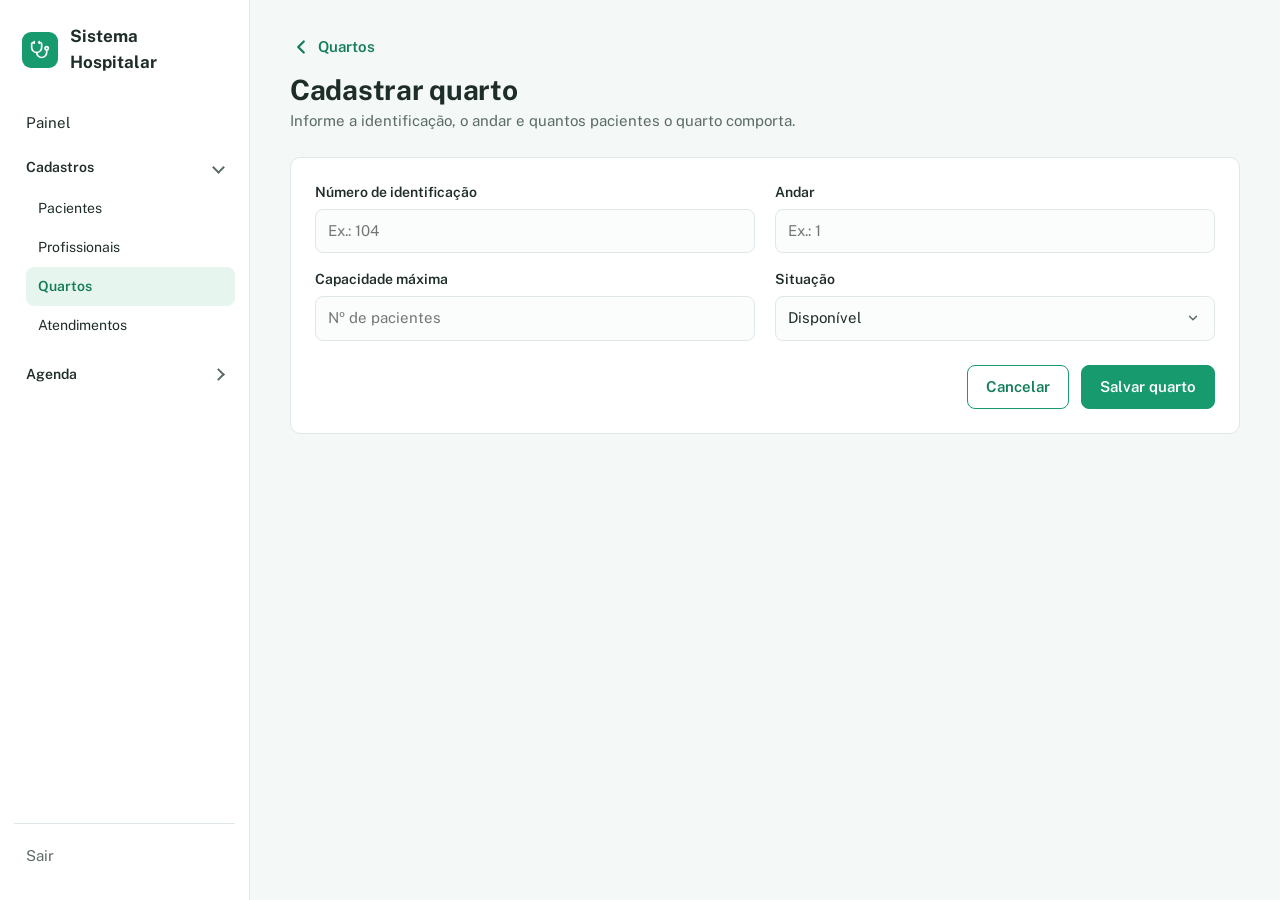
<file: src/pages/quartos/cadastro.html>
<!doctype html>
<html lang="pt-BR">
  <head>
    <meta charset="UTF-8" />
    <meta name="viewport" content="width=device-width, initial-scale=1" />
    <title>Cadastrar quarto · Sistema Hospitalar</title>
    <link rel="stylesheet" href="../../css/style.css" />
  </head>
  <body>
    <aside class="menu">
      <a class="marca" href="../painel/index.html"
        ><span class="marca-icone"
          ><img src="../../assets/icons/estetoscopio.svg" alt=""
        /></span>
        Sistema Hospitalar</a
      >
      <nav aria-label="Menu principal">
        <ul>
          <li><a href="../painel/index.html">Painel</a></li>
        </ul>
        <div class="grupo">
          <input
            class="grupo-toggle"
            type="checkbox"
            id="grupo-cadastros"
            checked
          />
          <label class="grupo-titulo" for="grupo-cadastros">Cadastros</label>
          <ul>
            <li><a href="../pacientes/index.html">Pacientes</a></li>
            <li><a href="../profissionais/index.html">Profissionais</a></li>
            <li><a href="index.html" aria-current="page">Quartos</a></li>
            <li><a href="../atendimentos/index.html">Atendimentos</a></li>
          </ul>
        </div>
        <div class="grupo">
          <input class="grupo-toggle" type="checkbox" id="grupo-agenda" />
          <label class="grupo-titulo" for="grupo-agenda">Agenda</label>
          <ul>
            <li><a href="../agenda/index.html">Agenda do profissional</a></li>
          </ul>
        </div>
      </nav>
      <div class="sair"><a href="../../index.html">Sair</a></div>
    </aside>

    <main>
      <div class="cabecalho">
        <div>
          <a class="voltar" href="index.html"
            ><img src="../../assets/icons/seta-voltar.svg" alt="" /> Quartos</a
          >
          <h1>Cadastrar quarto</h1>
          <p class="subtitulo">
            Informe a identificação, o andar e quantos pacientes o quarto
            comporta.
          </p>
        </div>
      </div>

      <form class="painel">
        <div class="campos">
          <div class="campo">
            <label for="num">Número de identificação</label
            ><input id="num" type="number" min="1" placeholder="Ex.: 104" />
          </div>
          <div class="campo">
            <label for="andar">Andar</label
            ><input id="andar" type="number" min="0" placeholder="Ex.: 1" />
          </div>
          <div class="campo">
            <label for="cap">Capacidade máxima</label
            ><input
              id="cap"
              type="number"
              min="1"
              placeholder="Nº de pacientes"
            />
          </div>
          <div class="campo">
            <label for="sit">Situação</label>
            <select id="sit">
              <option>Disponível</option>
              <option>Ocupado</option>
            </select>
          </div>
        </div>
        <div class="acoes">
          <a href="index.html" class="botao secundario">Cancelar</a>
          <button type="button" class="botao">Salvar quarto</button>
        </div>
      </form>
    </main>
  </body>
</html>
</file>
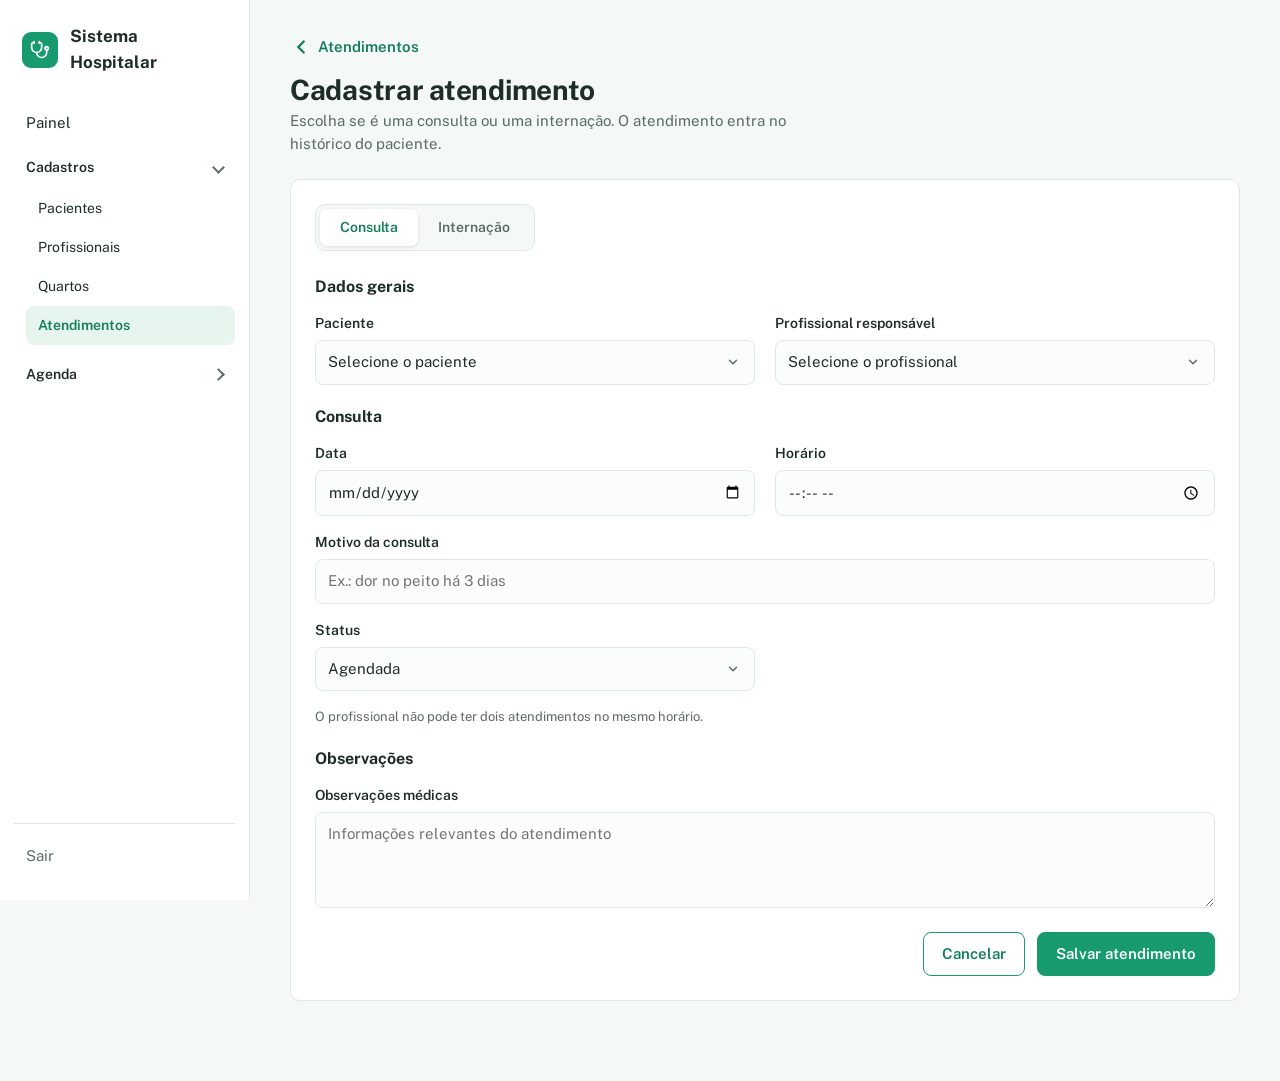
<file: src/pages/atendimentos/cadastro/cadastro.html>
<!doctype html>
<html lang="pt-BR">
  <head>
    <meta charset="UTF-8" />
    <meta name="viewport" content="width=device-width, initial-scale=1" />
    <title>Cadastrar atendimento · Sistema Hospitalar</title>
    <link rel="stylesheet" href="../../../css/style.css" />
    <link rel="stylesheet" href="cadastro.css" />
  </head>
  <body>
    <aside class="menu">
      <a class="marca" href="../../painel/index.html"
        ><span class="marca-icone"
          ><img src="../../../assets/icons/estetoscopio.svg" alt=""
        /></span>
        Sistema Hospitalar</a
      >
      <nav aria-label="Menu principal">
        <ul>
          <li><a href="../../painel/index.html">Painel</a></li>
        </ul>
        <div class="grupo">
          <input
            class="grupo-toggle"
            type="checkbox"
            id="grupo-cadastros"
            checked
          />
          <label class="grupo-titulo" for="grupo-cadastros">Cadastros</label>
          <ul>
            <li><a href="../../pacientes/index.html">Pacientes</a></li>
            <li><a href="../../profissionais/index.html">Profissionais</a></li>
            <li><a href="../../quartos/index.html">Quartos</a></li>
            <li><a href="../index.html" aria-current="page">Atendimentos</a></li>
          </ul>
        </div>
        <div class="grupo">
          <input class="grupo-toggle" type="checkbox" id="grupo-agenda" />
          <label class="grupo-titulo" for="grupo-agenda">Agenda</label>
          <ul>
            <li><a href="../../agenda/index.html">Agenda do profissional</a></li>
          </ul>
        </div>
      </nav>
      <div class="sair"><a href="../../../index.html">Sair</a></div>
    </aside>

    <main>
      <div class="cabecalho">
        <div>
          <a class="voltar" href="../index.html"
            ><img src="../../../assets/icons/seta-voltar.svg" alt="" />
            Atendimentos</a
          >
          <h1>Cadastrar atendimento</h1>
          <p class="subtitulo">
            Escolha se é uma consulta ou uma internação. O atendimento entra no
            histórico do paciente.
          </p>
        </div>
      </div>

      <form class="painel">
        <input
          class="tipo-radio"
          type="radio"
          name="tipo"
          id="tipo-consulta"
          checked
        />
        <input
          class="tipo-radio"
          type="radio"
          name="tipo"
          id="tipo-internacao"
        />

        <div class="alternador" role="group" aria-label="Tipo de atendimento">
          <label for="tipo-consulta">Consulta</label>
          <label for="tipo-internacao">Internação</label>
        </div>

        <fieldset class="campos">
          <legend>Dados gerais</legend>
          <div class="campo">
            <label for="pac">Paciente</label>
            <select id="pac">
              <option value="">Selecione o paciente</option>
              <option>Mariana Costa</option>
              <option>João Pereira</option>
              <option>Ana Souza</option>
            </select>
          </div>
          <div class="campo">
            <label for="prof">Profissional responsável</label>
            <select id="prof">
              <option value="">Selecione o profissional</option>
              <option>Dr. Ricardo Alves</option>
              <option>Dra. Fernanda Lima</option>
            </select>
          </div>
        </fieldset>

        <fieldset class="campos so-consulta">
          <legend>Consulta</legend>
          <div class="campo">
            <label for="data">Data</label><input id="data" type="date" />
          </div>
          <div class="campo">
            <label for="hora">Horário</label><input id="hora" type="time" />
          </div>
          <div class="campo inteiro">
            <label for="motivo">Motivo da consulta</label
            ><input
              id="motivo"
              type="text"
              placeholder="Ex.: dor no peito há 3 dias"
            />
          </div>
          <div class="campo">
            <label for="status">Status</label>
            <select id="status">
              <option>Agendada</option>
              <option>Realizada</option>
              <option>Cancelada</option>
            </select>
          </div>
          <p class="dica inteiro">
            O profissional não pode ter dois atendimentos no mesmo horário.
          </p>
        </fieldset>

        <fieldset class="campos so-internacao">
          <legend>Internação</legend>
          <div class="campo">
            <label for="quarto">Quarto</label>
            <select id="quarto">
              <option value="">Selecione um quarto com vaga</option>
              <option>102 (1º andar), 2 vagas</option>
              <option>103 (1º andar), 1 vaga</option>
              <option>201 (2º andar), 1 vaga</option>
            </select>
          </div>
          <div class="campo">
            <label for="entrada">Data de entrada</label
            ><input id="entrada" type="date" />
          </div>
          <div class="campo">
            <label for="prevista">Data prevista de alta</label
            ><input id="prevista" type="date" />
          </div>
          <div class="campo">
            <label for="efetiva">Data efetiva de alta</label
            ><input id="efetiva" type="date" /><span class="dica"
              >Preencha só quando o paciente receber alta.</span
            >
          </div>
        </fieldset>

        <fieldset class="campos">
          <legend>Observações</legend>
          <div class="campo inteiro">
            <label for="obs">Observações médicas</label
            ><textarea
              id="obs"
              placeholder="Informações relevantes do atendimento"
            ></textarea>
          </div>
        </fieldset>
        <div class="acoes">
          <a href="../index.html" class="botao secundario">Cancelar</a>
          <button type="button" class="botao">Salvar atendimento</button>
        </div>
      </form>
    </main>
  </body>
</html>
</file>
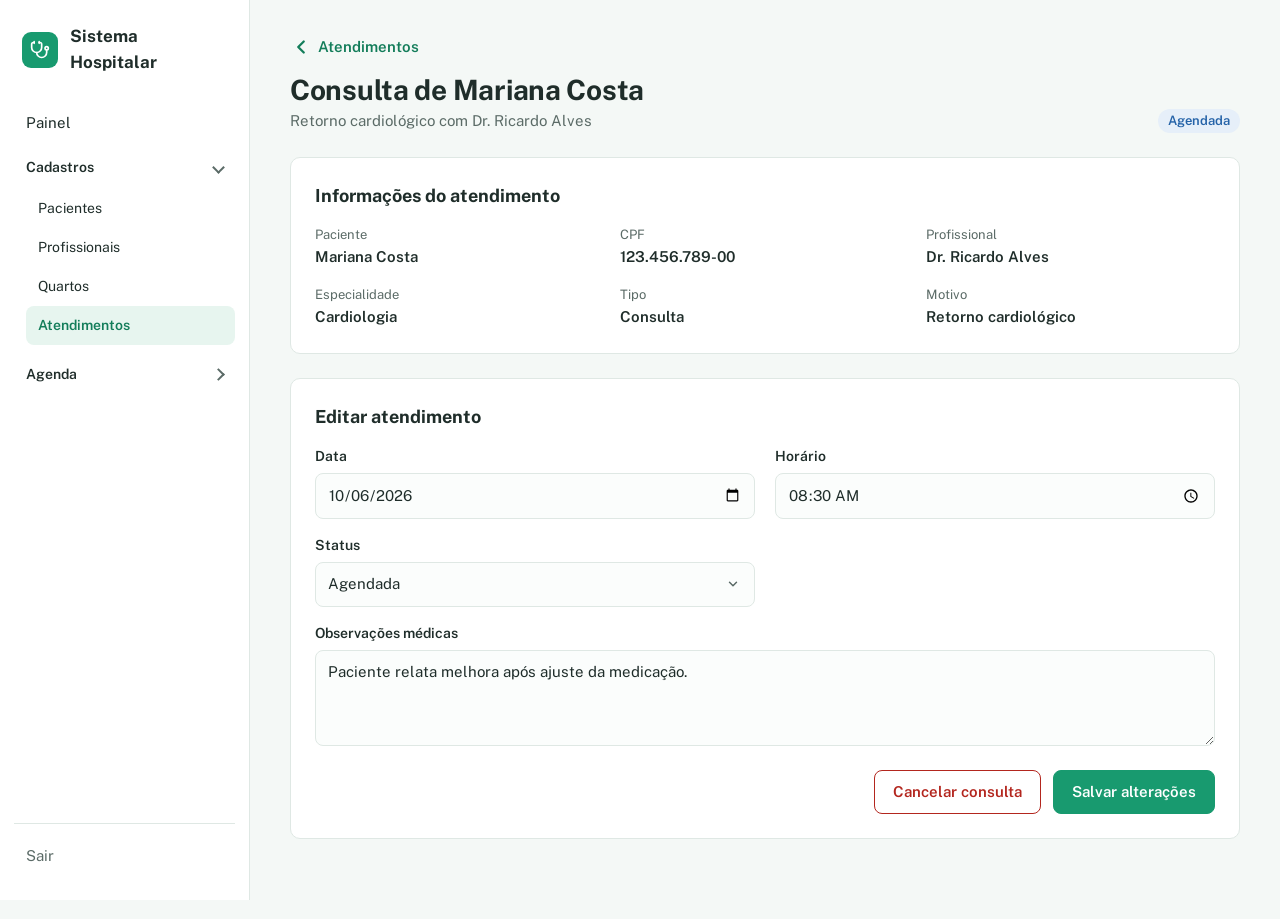
<file: src/pages/atendimentos/detalhes/detalhes.html>
<!doctype html>
<html lang="pt-BR">
  <head>
    <meta charset="UTF-8" />
    <meta name="viewport" content="width=device-width, initial-scale=1" />
    <title>Detalhes do atendimento · Sistema Hospitalar</title>
    <link rel="stylesheet" href="../../../css/style.css" />
    <link rel="stylesheet" href="detalhes.css" />
  </head>
  <body>
    <aside class="menu">
      <a class="marca" href="../../painel/index.html"
        ><span class="marca-icone"
          ><img src="../../../assets/icons/estetoscopio.svg" alt=""
        /></span>
        Sistema Hospitalar</a
      >
      <nav aria-label="Menu principal">
        <ul>
          <li><a href="../../painel/index.html">Painel</a></li>
        </ul>
        <div class="grupo">
          <input
            class="grupo-toggle"
            type="checkbox"
            id="grupo-cadastros"
            checked
          />
          <label class="grupo-titulo" for="grupo-cadastros">Cadastros</label>
          <ul>
            <li><a href="../../pacientes/index.html">Pacientes</a></li>
            <li><a href="../../profissionais/index.html">Profissionais</a></li>
            <li><a href="../../quartos/index.html">Quartos</a></li>
            <li><a href="../index.html" aria-current="page">Atendimentos</a></li>
          </ul>
        </div>
        <div class="grupo">
          <input class="grupo-toggle" type="checkbox" id="grupo-agenda" />
          <label class="grupo-titulo" for="grupo-agenda">Agenda</label>
          <ul>
            <li><a href="../../agenda/index.html">Agenda do profissional</a></li>
          </ul>
        </div>
      </nav>
      <div class="sair"><a href="../../../index.html">Sair</a></div>
    </aside>

    <main>
      <div class="cabecalho">
        <div>
          <a class="voltar" href="../index.html"
            ><img src="../../../assets/icons/seta-voltar.svg" alt="" />
            Atendimentos</a
          >
          <h1>Consulta de Mariana Costa</h1>
          <p class="subtitulo">Retorno cardiológico com Dr. Ricardo Alves</p>
        </div>
        <span class="status agendada">Agendada</span>
      </div>

      <section class="painel">
        <h2>Informações do atendimento</h2>
        <dl class="detalhes">
          <div>
            <dt>Paciente</dt>
            <dd>Mariana Costa</dd>
          </div>
          <div>
            <dt>CPF</dt>
            <dd>123.456.789-00</dd>
          </div>
          <div>
            <dt>Profissional</dt>
            <dd>Dr. Ricardo Alves</dd>
          </div>
          <div>
            <dt>Especialidade</dt>
            <dd>Cardiologia</dd>
          </div>
          <div>
            <dt>Tipo</dt>
            <dd>Consulta</dd>
          </div>
          <div>
            <dt>Motivo</dt>
            <dd>Retorno cardiológico</dd>
          </div>
        </dl>
      </section>

      <form class="painel">
        <h2>Editar atendimento</h2>
        <div class="campos">
          <div class="campo">
            <label for="data">Data</label
            ><input id="data" type="date" value="2026-10-06" />
          </div>
          <div class="campo">
            <label for="hora">Horário</label
            ><input id="hora" type="time" value="08:30" />
          </div>
          <div class="campo">
            <label for="status">Status</label>
            <select id="status">
              <option selected>Agendada</option>
              <option>Realizada</option>
              <option>Cancelada</option>
            </select>
          </div>
          <div class="campo inteiro">
            <label for="obs">Observações médicas</label
            ><textarea id="obs">
Paciente relata melhora após ajuste da medicação.</textarea
            >
          </div>
        </div>
        <div class="acoes">
          <button type="button" class="botao perigo">Cancelar consulta</button>
          <button type="button" class="botao">Salvar alterações</button>
        </div>
      </form>
    </main>
  </body>
</html>
</file>
<file: src/css/style.css>
/* Sistema Hospitalar — Sprint 1
   Estilos gerais e reutilizáveis (cores, menu, formulários, tabelas, botões).
   Estilos de uma tela só ficam no CSS da própria tela. */
@import url("https://fonts.googleapis.com/css2?family=Public+Sans:wght@400;500;600;700&display=swap");

:root {
  --tinta: #1f2d2a;
  --tinta-suave: #5b6b67;
  --fundo: #f4f8f6;
  --papel: #ffffff;
  --linha: #dfe8e4;
  --verde: #189a6f;
  --verde-escuro: #137d5a;
  --verde-claro: #e7f5ef;
  --azul: #2563a8;
  --azul-claro: #e6eff9;
  --ambar: #a86207;
  --ambar-claro: #fbf0dc;
  --vermelho: #b3261e;
  --vermelho-claro: #fbe7e5;
  --raio: 10px;
  --fonte: "Public Sans", "Segoe UI", Roboto, Arial, sans-serif;
  color-scheme: light;
}

* {
  box-sizing: border-box;
}

body {
  margin: 0;
  font-family: var(--fonte);
  font-size: 15px;
  line-height: 1.5;
  color: var(--tinta);
  background: var(--fundo);
  display: grid;
  grid-template-columns: 250px 1fr;
  min-height: 100vh;
}

a {
  color: var(--verde-escuro);
}

/* ---------- Marca ---------- */
.marca {
  display: flex;
  align-items: center;
  gap: 12px;
  font-weight: 700;
  font-size: 17px;
  color: var(--tinta);
  text-decoration: none;
}
.marca-icone {
  width: 36px;
  height: 36px;
  flex-shrink: 0;
  border-radius: 9px;
  background: var(--verde);
  color: #fff;
  display: grid;
  place-items: center;
}
.marca-icone img {
  width: 20px;
  height: 20px;
}

/* ---------- Menu lateral ---------- */
.menu {
  background: var(--papel);
  border-right: 1px solid var(--linha);
  padding: 24px 14px;
  position: sticky;
  top: 0;
  height: 100vh;
  display: flex;
  flex-direction: column;
}
.menu .marca {
  display: flex;
  padding: 0;
  margin: 0 8px 28px;
}
.menu .marca:hover {
  background: none;
}
.menu nav {
  flex: 1;
}
.menu ul {
  list-style: none;
  margin: 0;
  padding: 0;
}
.menu a,
.grupo-titulo {
  display: block;
  padding: 9px 12px;
  border-radius: 8px;
  color: var(--tinta);
  text-decoration: none;
}
.menu a:hover,
.grupo-titulo:hover {
  background: var(--fundo);
}
.menu a[aria-current="page"] {
  background: var(--verde-claro);
  color: var(--verde-escuro);
  font-weight: 600;
}

/* Grupos que abrem no clique ou no hover */
.grupo {
  margin-top: 4px;
}
.grupo-toggle {
  position: absolute;
  opacity: 0;
  pointer-events: none;
}
.grupo-titulo {
  display: flex;
  width: 100%;
  justify-content: space-between;
  align-items: center;
  font-weight: 600;
  cursor: pointer;
  user-select: none;
  -webkit-tap-highlight-color: transparent;
}
.grupo-titulo::after {
  content: "";
  width: 7px;
  height: 7px;
  border-right: 2px solid var(--tinta-suave);
  border-bottom: 2px solid var(--tinta-suave);
  transform: rotate(-45deg);
  transition: transform 0.15s;
}
.grupo ul {
  display: none;
  padding: 2px 0 6px 12px;
}
.grupo ul a {
  font-size: 14px;
}
.grupo-toggle:checked ~ ul {
  display: block;
}
.grupo-toggle:checked + .grupo-titulo::after {
  transform: rotate(45deg);
}
/* No computador, passar o mouse também abre o grupo */
@media (hover: hover) and (pointer: fine) {
  .grupo:hover ul {
    display: block;
  }
  .grupo:hover .grupo-titulo::after {
    transform: rotate(45deg);
  }
}
.grupo-toggle:focus-visible + .grupo-titulo {
  outline: 3px solid #9fd8c2;
}

.sair {
  border-top: 1px solid var(--linha);
  padding-top: 12px;
}
.sair a {
  color: var(--tinta-suave);
}

/* ---------- Área principal ---------- */
main {
  padding: 32px 40px 56px;
  max-width: 1100px;
  width: 100%;
}

.cabecalho {
  display: flex;
  justify-content: space-between;
  align-items: flex-end;
  gap: 24px;
  margin-bottom: 24px;
}
.cabecalho > div {
  flex: 1;
  min-width: 0;
}
.cabecalho > .botao,
.cabecalho > .status {
  flex-shrink: 0;
  white-space: nowrap;
}
h1 {
  font-size: 28px;
  line-height: 1.2;
  margin: 0 0 4px;
  letter-spacing: -0.01em;
}
h2 {
  font-size: 18px;
  margin: 0 0 16px;
}
.subtitulo {
  color: var(--tinta-suave);
  margin: 0;
  max-width: 60ch;
}
.voltar {
  display: inline-flex;
  align-items: center;
  gap: 6px;
  font-size: 15px;
  font-weight: 600;
  margin: 0 0 10px -6px;
  padding: 4px 10px 4px 6px;
  border-radius: 8px;
  text-decoration: none;
}
.voltar img {
  width: 22px;
  height: 22px;
}
.voltar:hover {
  background: var(--verde-claro);
}
.voltar:hover {
  text-decoration: underline;
}

.painel {
  background: var(--papel);
  border: 1px solid var(--linha);
  border-radius: var(--raio);
  padding: 24px;
  margin-bottom: 24px;
}

/* ---------- Formulários ---------- */
.campos {
  display: grid;
  grid-template-columns: repeat(2, 1fr);
  gap: 16px 20px;
}
.campo {
  display: flex;
  flex-direction: column;
  gap: 6px;
}
.inteiro {
  grid-column: 1 / -1;
}
label,
.rotulo {
  font-size: 14px;
  font-weight: 600;
}
input,
select,
textarea {
  font: inherit;
  color: inherit;
  padding: 10px 12px;
  border: 1px solid var(--linha);
  border-radius: 8px;
  background-color: #fbfdfc;
}
select {
  appearance: none;
  -webkit-appearance: none;
  padding-right: 42px;
  background-image: url("../assets/icons/seta-baixo.svg");
  background-repeat: no-repeat;
  background-position: right 14px center;
  cursor: pointer;
}
textarea {
  min-height: 96px;
  resize: vertical;
}
input:focus,
select:focus,
textarea:focus {
  outline: 2px solid var(--verde);
  outline-offset: 1px;
  border-color: var(--verde);
  background-color: #fff;
}
.dica {
  font-size: 13px;
  color: var(--tinta-suave);
  margin: 0;
}

.acoes {
  display: flex;
  gap: 12px;
  justify-content: flex-end;
  margin-top: 24px;
  flex-wrap: wrap;
}

.botao {
  font: inherit;
  font-weight: 600;
  padding: 10px 18px;
  border-radius: 8px;
  border: 1px solid var(--verde);
  background: var(--verde);
  color: #fff;
  cursor: pointer;
  text-decoration: none;
  display: inline-block;
  text-align: center;
}
.botao:hover {
  background: var(--verde-escuro);
  border-color: var(--verde-escuro);
}
.botao.secundario {
  background: transparent;
  color: var(--verde-escuro);
}
.botao.secundario:hover {
  background: var(--verde-claro);
}
.botao.perigo {
  background: transparent;
  color: var(--vermelho);
  border-color: var(--vermelho);
}
.botao.perigo:hover {
  background: var(--vermelho-claro);
}
.botao:focus-visible,
a:focus-visible {
  outline: 3px solid #9fd8c2;
  outline-offset: 2px;
}

/* ---------- Filtros e tabelas ---------- */
.filtro {
  display: flex;
  gap: 12px;
  align-items: flex-end;
  flex-wrap: wrap;
  margin-bottom: 20px;
}
.filtro .campo {
  min-width: 200px;
  flex: 1;
}

.tabela-rolagem {
  overflow-x: auto;
}
table {
  width: 100%;
  border-collapse: collapse;
}
th,
td {
  text-align: left;
  padding: 12px 10px;
  border-bottom: 1px solid var(--linha);
  white-space: nowrap;
}
th {
  font-size: 13px;
  color: var(--tinta-suave);
  font-weight: 600;
}
tbody tr:hover {
  background: #f8fbfa;
}
td a {
  font-weight: 600;
}

.status {
  display: inline-block;
  font-size: 13px;
  font-weight: 600;
  padding: 2px 10px;
  border-radius: 999px;
}
.status.agendada {
  background: var(--azul-claro);
  color: var(--azul);
}
.status.realizada,
.status.disponivel {
  background: var(--verde-claro);
  color: var(--verde-escuro);
}
.status.cancelada,
.status.ocupado {
  background: var(--vermelho-claro);
  color: var(--vermelho);
}
.status.ativa {
  background: var(--ambar-claro);
  color: var(--ambar);
}

/* ---------- Responsivo ---------- */
@media (max-width: 860px) {
  body {
    grid-template-columns: 1fr;
  }
  .menu {
    position: static;
    height: auto;
    border-right: 0;
    border-bottom: 1px solid var(--linha);
    padding: 16px;
  }
  .menu .marca {
    margin-bottom: 12px;
  }
  main {
    padding: 24px 16px 40px;
  }
  .cabecalho {
    flex-wrap: wrap;
  }
  .campos {
    grid-template-columns: 1fr;
  }
}
</file>
<file: src/css/login.css>
/* Tela de login — usado só por index.html */

body.pagina-login {
  display: grid;
  grid-template-columns: 1fr;
  place-items: center;
  padding: 24px;
  background: linear-gradient(160deg, var(--verde-claro), var(--fundo) 60%);
}
.login {
  width: 100%;
  max-width: 400px;
  background: var(--papel);
  border: 1px solid var(--linha);
  border-radius: 14px;
  padding: 36px 32px;
}
.login .marca {
  margin-bottom: 28px;
}
.login h1 {
  font-size: 24px;
}
.login .subtitulo {
  margin-bottom: 24px;
}
.login .campo {
  margin-bottom: 16px;
}
.login .botao {
  width: 100%;
  margin-top: 8px;
}
.login .dica {
  text-align: center;
  margin-top: 16px;
}
</file>
<file: src/pages/painel/painel.css>
/* Painel — usado só por pages/painel/index.html */

.resumo {
  display: grid;
  grid-template-columns: repeat(3, 1fr);
  gap: 16px;
  margin-bottom: 24px;
}
.resumo .painel {
  margin: 0;
}
.resumo strong {
  display: block;
  font-size: 32px;
  line-height: 1.1;
  color: var(--verde-escuro);
}
.resumo span {
  color: var(--tinta-suave);
}

.atalhos {
  display: grid;
  grid-template-columns: repeat(2, 1fr);
  gap: 12px;
}
.atalho {
  display: block;
  padding: 16px 18px;
  border: 1px solid var(--linha);
  border-radius: var(--raio);
  text-decoration: none;
  color: var(--tinta);
}
.atalho:hover {
  border-color: var(--verde);
  background: var(--verde-claro);
}
.atalho b {
  display: block;
  margin-bottom: 2px;
}
.atalho small {
  color: var(--tinta-suave);
  font-size: 14px;
}

@media (max-width: 860px) {
  .resumo,
  .atalhos {
    grid-template-columns: 1fr;
  }
}
</file>
<file: src/pages/atendimentos/cadastro/cadastro.css>
/* Cadastro de atendimento — alternância Consulta / Internação feita só com CSS */

.tipo-radio {
  position: absolute;
  opacity: 0;
  pointer-events: none;
}
.alternador {
  display: inline-flex;
  background: var(--fundo);
  border: 1px solid var(--linha);
  border-radius: 10px;
  padding: 4px;
  margin-bottom: 24px;
}
.alternador label {
  padding: 8px 20px;
  border-radius: 7px;
  cursor: pointer;
  color: var(--tinta-suave);
}
#tipo-consulta:checked ~ .alternador label[for="tipo-consulta"],
#tipo-internacao:checked ~ .alternador label[for="tipo-internacao"] {
  background: var(--papel);
  color: var(--verde-escuro);
  box-shadow: 0 1px 3px rgba(31, 45, 42, 0.12);
}
#tipo-consulta:focus-visible ~ .alternador label[for="tipo-consulta"],
#tipo-internacao:focus-visible ~ .alternador label[for="tipo-internacao"] {
  outline: 3px solid #9fd8c2;
}
.so-internacao {
  display: none;
}
#tipo-internacao:checked ~ .so-consulta {
  display: none;
}
#tipo-internacao:checked ~ .so-internacao {
  display: grid;
}

fieldset {
  border: 0;
  padding: 0;
  margin: 0 0 20px;
}
legend {
  font-weight: 700;
  font-size: 16px;
  margin-bottom: 14px;
  padding: 0;
}
</file>
<file: src/pages/atendimentos/detalhes/detalhes.css>
/* Detalhes do atendimento — usado só por pages/atendimentos/detalhes/detalhes.html */

.detalhes {
  display: grid;
  grid-template-columns: repeat(3, 1fr);
  gap: 16px;
  margin: 0;
}
.detalhes div {
  margin: 0;
}
.detalhes dt {
  font-size: 13px;
  color: var(--tinta-suave);
}
.detalhes dd {
  margin: 2px 0 0;
  font-weight: 600;
}

@media (max-width: 860px) {
  .detalhes {
    grid-template-columns: 1fr;
  }
}
</file>
